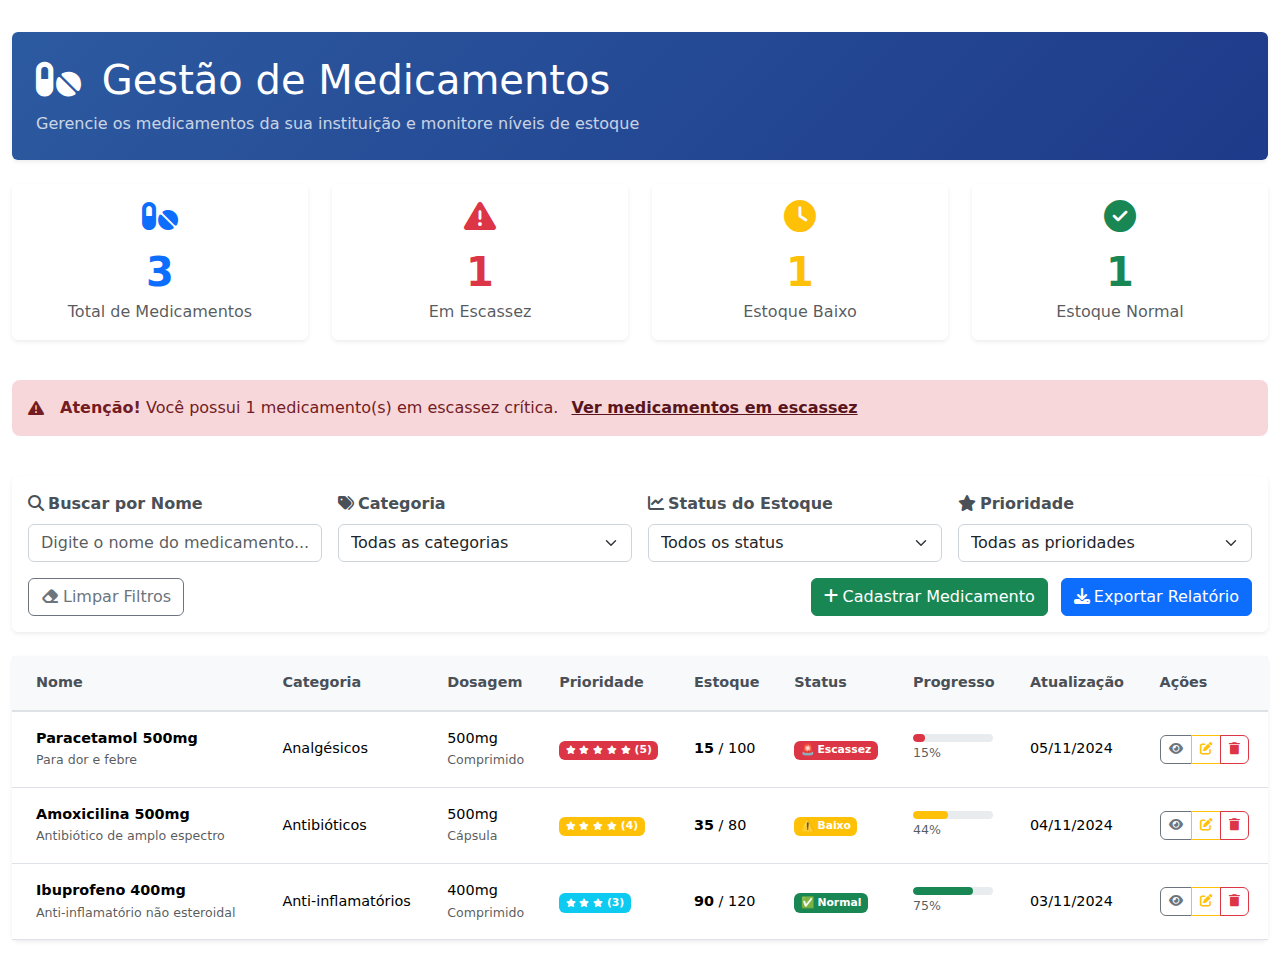
<file: src/MedShare/MedShare/MedShare/Views/Medicamentos/index.html>
<!DOCTYPE html>
<html lang="pt-BR">
<head>
    <meta charset="UTF-8">
    <meta name="viewport" content="width=device-width, initial-scale=1.0">
    <title>Gestão de Medicamentos - MedShare</title>
    
    <!-- Bootstrap CSS -->
    <link href="https://cdn.jsdelivr.net/npm/bootstrap@5.3.0/dist/css/bootstrap.min.css" rel="stylesheet">
    <!-- Font Awesome -->
    <link rel="stylesheet" href="https://cdnjs.cloudflare.com/ajax/libs/font-awesome/6.4.0/css/all.min.css">
    <!-- CSS Personalizado -->
    <link rel="stylesheet" href="medicamentos.css">
</head>
<body>
    <div class="container-fluid py-4">
        <!-- Header da Página -->
        <div class="row mb-4">
            <div class="col-12">
                <div class="card border-0 shadow-sm header-card">
                    <div class="card-body text-white p-4">
                        <h1 class="mb-2">
                            <i class="fas fa-pills me-2"></i>
                            Gestão de Medicamentos
                        </h1>
                        <p class="mb-0 opacity-75">Gerencie os medicamentos da sua instituição e monitore níveis de estoque</p>
                    </div>
                </div>
            </div>
        </div>

        <!-- Cards de Estatísticas -->
        <div class="row mb-4">
            <div class="col-lg-3 col-md-6 mb-3">
                <div class="card border-0 shadow-sm h-100">
                    <div class="card-body text-center">
                        <i class="fas fa-pills fa-2x text-primary mb-3"></i>
                        <h2 class="display-6 fw-bold text-primary mb-1" id="totalMedicamentos">24</h2>
                        <p class="text-muted mb-0">Total de Medicamentos</p>
                    </div>
                </div>
            </div>
            <div class="col-lg-3 col-md-6 mb-3">
                <div class="card border-0 shadow-sm h-100">
                    <div class="card-body text-center">
                        <i class="fas fa-exclamation-triangle fa-2x text-danger mb-3"></i>
                        <h2 class="display-6 fw-bold text-danger mb-1" id="medicamentosEscassez">3</h2>
                        <p class="text-muted mb-0">Em Escassez</p>
                    </div>
                </div>
            </div>
            <div class="col-lg-3 col-md-6 mb-3">
                <div class="card border-0 shadow-sm h-100">
                    <div class="card-body text-center">
                        <i class="fas fa-clock fa-2x text-warning mb-3"></i>
                        <h2 class="display-6 fw-bold text-warning mb-1" id="medicamentosEstoqueBaixo">5</h2>
                        <p class="text-muted mb-0">Estoque Baixo</p>
                    </div>
                </div>
            </div>
            <div class="col-lg-3 col-md-6 mb-3">
                <div class="card border-0 shadow-sm h-100">
                    <div class="card-body text-center">
                        <i class="fas fa-check-circle fa-2x text-success mb-3"></i>
                        <h2 class="display-6 fw-bold text-success mb-1" id="medicamentosNormais">16</h2>
                        <p class="text-muted mb-0">Estoque Normal</p>
                    </div>
                </div>
            </div>
        </div>

        <!-- Alertas de Escassez -->
        <div class="row mb-4" id="alertasEscassez">
            <div class="col-12">
                <div class="alert alert-danger d-flex align-items-center" role="alert">
                    <i class="fas fa-exclamation-triangle me-3"></i>
                    <div class="flex-grow-1">
                        <strong>Atenção!</strong> Você possui <span id="numeroEscassez">3</span> medicamento(s) em escassez crítica.
                        <a href="#" onclick="filtrarEscassez()" class="alert-link ms-2">Ver medicamentos em escassez</a>
                    </div>
                </div>
            </div>
        </div>

        <!-- Controles e Filtros -->
        <div class="row mb-4">
            <div class="col-12">
                <div class="card border-0 shadow-sm">
                    <div class="card-body">
                        <div class="row g-3 mb-3">
                            <div class="col-md-3">
                                <label for="filtroNome" class="form-label">
                                    <i class="fas fa-search me-1"></i>Buscar por Nome
                                </label>
                                <input type="text" class="form-control" id="filtroNome" placeholder="Digite o nome do medicamento...">
                            </div>
                            
                            <div class="col-md-3">
                                <label for="filtroCategoria" class="form-label">
                                    <i class="fas fa-tags me-1"></i>Categoria
                                </label>
                                <select id="filtroCategoria" class="form-select">
                                    <option value="">Todas as categorias</option>
                                    <option value="Antibióticos">Antibióticos</option>
                                    <option value="Analgésicos">Analgésicos</option>
                                    <option value="Anti-inflamatórios">Anti-inflamatórios</option>
                                    <option value="Cardiovasculares">Cardiovasculares</option>
                                    <option value="Diabetes">Diabetes</option>
                                    <option value="Respiratórios">Respiratórios</option>
                                    <option value="Outros">Outros</option>
                                </select>
                            </div>

                            <div class="col-md-3">
                                <label for="filtroStatus" class="form-label">
                                    <i class="fas fa-chart-line me-1"></i>Status do Estoque
                                </label>
                                <select id="filtroStatus" class="form-select">
                                    <option value="">Todos os status</option>
                                    <option value="escassez">Em Escassez</option>
                                    <option value="baixo">Estoque Baixo</option>
                                    <option value="normal">Estoque Normal</option>
                                </select>
                            </div>

                            <div class="col-md-3">
                                <label for="filtroPrioridade" class="form-label">
                                    <i class="fas fa-star me-1"></i>Prioridade
                                </label>
                                <select id="filtroPrioridade" class="form-select">
                                    <option value="">Todas as prioridades</option>
                                    <option value="5">Muito Alta (5)</option>
                                    <option value="4">Alta (4)</option>
                                    <option value="3">Média (3)</option>
                                    <option value="2">Baixa (2)</option>
                                    <option value="1">Muito Baixa (1)</option>
                                </select>
                            </div>
                        </div>

                        <div class="row">
                            <div class="col-md-6">
                                <button type="button" class="btn btn-outline-secondary me-2" onclick="limparFiltros()">
                                    <i class="fas fa-eraser me-1"></i>Limpar Filtros
                                </button>
                            </div>
                            <div class="col-md-6 text-end">
                                <a href="create.html" class="btn btn-success me-2">
                                    <i class="fas fa-plus me-1"></i>Cadastrar Medicamento
                                </a>
                                <button type="button" class="btn btn-primary" onclick="exportarRelatorio()">
                                    <i class="fas fa-download me-1"></i>Exportar Relatório
                                </button>
                            </div>
                        </div>
                    </div>
                </div>
            </div>
        </div>

        <!-- Tabela de Medicamentos -->
        <div class="row">
            <div class="col-12">
                <div class="card border-0 shadow-sm">
                    <div class="card-body p-0">
                        <div class="table-responsive">
                            <table class="table table-hover mb-0" id="tabelaMedicamentos">
                                <thead class="table-light">
                                    <tr>
                                        <th class="px-4 py-3">Nome</th>
                                        <th class="px-3 py-3">Categoria</th>
                                        <th class="px-3 py-3">Dosagem</th>
                                        <th class="px-3 py-3">Prioridade</th>
                                        <th class="px-3 py-3">Estoque</th>
                                        <th class="px-3 py-3">Status</th>
                                        <th class="px-3 py-3">Progresso</th>
                                        <th class="px-3 py-3">Atualização</th>
                                        <th class="px-3 py-3">Ações</th>
                                    </tr>
                                </thead>
                                <tbody>
                                    <!-- Medicamento 1 - Em Escassez -->
                                    <tr data-categoria="Analgésicos" data-status="escassez" data-prioridade="5" data-nome="paracetamol 500mg">
                                        <td class="px-4 py-3">
                                            <div>
                                                <strong>Paracetamol 500mg</strong>
                                                <br><small class="text-muted">Para dor e febre</small>
                                            </div>
                                        </td>
                                        <td class="px-3 py-3">Analgésicos</td>
                                        <td class="px-3 py-3">
                                            500mg
                                            <br><small class="text-muted">Comprimido</small>
                                        </td>
                                        <td class="px-3 py-3">
                                            <span class="badge bg-danger">
                                                <i class="fas fa-star"></i>
                                                <i class="fas fa-star"></i>
                                                <i class="fas fa-star"></i>
                                                <i class="fas fa-star"></i>
                                                <i class="fas fa-star"></i>
                                                (5)
                                            </span>
                                        </td>
                                        <td class="px-3 py-3">
                                            <strong>15</strong> / 100
                                        </td>
                                        <td class="px-3 py-3">
                                            <span class="badge bg-danger">
                                                🚨 Escassez
                                            </span>
                                        </td>
                                        <td class="px-3 py-3">
                                            <div class="progress" style="height: 8px; width: 80px;">
                                                <div class="progress-bar bg-danger" role="progressbar" style="width: 15%"></div>
                                            </div>
                                            <small class="text-muted">15%</small>
                                        </td>
                                        <td class="px-3 py-3">05/11/2024</td>
                                        <td class="px-3 py-3">
                                            <div class="btn-group btn-group-sm">
                                                <a href="details.html" class="btn btn-outline-secondary" title="Ver detalhes">
                                                    <i class="fas fa-eye"></i>
                                                </a>
                                                <a href="edit.html" class="btn btn-outline-warning" title="Editar">
                                                    <i class="fas fa-edit"></i>
                                                </a>
                                                <a href="delete.html" class="btn btn-outline-danger" title="Excluir">
                                                    <i class="fas fa-trash"></i>
                                                </a>
                                            </div>
                                        </td>
                                    </tr>

                                    <!-- Medicamento 2 - Estoque Baixo -->
                                    <tr data-categoria="Antibióticos" data-status="baixo" data-prioridade="4" data-nome="amoxicilina 500mg">
                                        <td class="px-4 py-3">
                                            <div>
                                                <strong>Amoxicilina 500mg</strong>
                                                <br><small class="text-muted">Antibiótico de amplo espectro</small>
                                            </div>
                                        </td>
                                        <td class="px-3 py-3">Antibióticos</td>
                                        <td class="px-3 py-3">
                                            500mg
                                            <br><small class="text-muted">Cápsula</small>
                                        </td>
                                        <td class="px-3 py-3">
                                            <span class="badge bg-warning">
                                                <i class="fas fa-star"></i>
                                                <i class="fas fa-star"></i>
                                                <i class="fas fa-star"></i>
                                                <i class="fas fa-star"></i>
                                                (4)
                                            </span>
                                        </td>
                                        <td class="px-3 py-3">
                                            <strong>35</strong> / 80
                                        </td>
                                        <td class="px-3 py-3">
                                            <span class="badge bg-warning">
                                                ⚠️ Baixo
                                            </span>
                                        </td>
                                        <td class="px-3 py-3">
                                            <div class="progress" style="height: 8px; width: 80px;">
                                                <div class="progress-bar bg-warning" role="progressbar" style="width: 44%"></div>
                                            </div>
                                            <small class="text-muted">44%</small>
                                        </td>
                                        <td class="px-3 py-3">04/11/2024</td>
                                        <td class="px-3 py-3">
                                            <div class="btn-group btn-group-sm">
                                                <a href="details.html" class="btn btn-outline-secondary" title="Ver detalhes">
                                                    <i class="fas fa-eye"></i>
                                                </a>
                                                <a href="edit.html" class="btn btn-outline-warning" title="Editar">
                                                    <i class="fas fa-edit"></i>
                                                </a>
                                                <a href="delete.html" class="btn btn-outline-danger" title="Excluir">
                                                    <i class="fas fa-trash"></i>
                                                </a>
                                            </div>
                                        </td>
                                    </tr>

                                    <!-- Medicamento 3 - Estoque Normal -->
                                    <tr data-categoria="Anti-inflamatórios" data-status="normal" data-prioridade="3" data-nome="ibuprofeno 400mg">
                                        <td class="px-4 py-3">
                                            <div>
                                                <strong>Ibuprofeno 400mg</strong>
                                                <br><small class="text-muted">Anti-inflamatório não esteroidal</small>
                                            </div>
                                        </td>
                                        <td class="px-3 py-3">Anti-inflamatórios</td>
                                        <td class="px-3 py-3">
                                            400mg
                                            <br><small class="text-muted">Comprimido</small>
                                        </td>
                                        <td class="px-3 py-3">
                                            <span class="badge bg-info">
                                                <i class="fas fa-star"></i>
                                                <i class="fas fa-star"></i>
                                                <i class="fas fa-star"></i>
                                                (3)
                                            </span>
                                        </td>
                                        <td class="px-3 py-3">
                                            <strong>90</strong> / 120
                                        </td>
                                        <td class="px-3 py-3">
                                            <span class="badge bg-success">
                                                ✅ Normal
                                            </span>
                                        </td>
                                        <td class="px-3 py-3">
                                            <div class="progress" style="height: 8px; width: 80px;">
                                                <div class="progress-bar bg-success" role="progressbar" style="width: 75%"></div>
                                            </div>
                                            <small class="text-muted">75%</small>
                                        </td>
                                        <td class="px-3 py-3">03/11/2024</td>
                                        <td class="px-3 py-3">
                                            <div class="btn-group btn-group-sm">
                                                <a href="details.html" class="btn btn-outline-secondary" title="Ver detalhes">
                                                    <i class="fas fa-eye"></i>
                                                </a>
                                                <a href="edit.html" class="btn btn-outline-warning" title="Editar">
                                                    <i class="fas fa-edit"></i>
                                                </a>
                                                <a href="delete.html" class="btn btn-outline-danger" title="Excluir">
                                                    <i class="fas fa-trash"></i>
                                                </a>
                                            </div>
                                        </td>
                                    </tr>
                                </tbody>
                            </table>
                        </div>
                    </div>
                </div>
            </div>
        </div>
    </div>

    <!-- Bootstrap JS -->
    <script src="https://cdn.jsdelivr.net/npm/bootstrap@5.3.0/dist/js/bootstrap.bundle.min.js"></script>
    
    <!-- Scripts Personalizados -->
    <script src="medicamentos.js"></script>
</body>
</html>
</file>
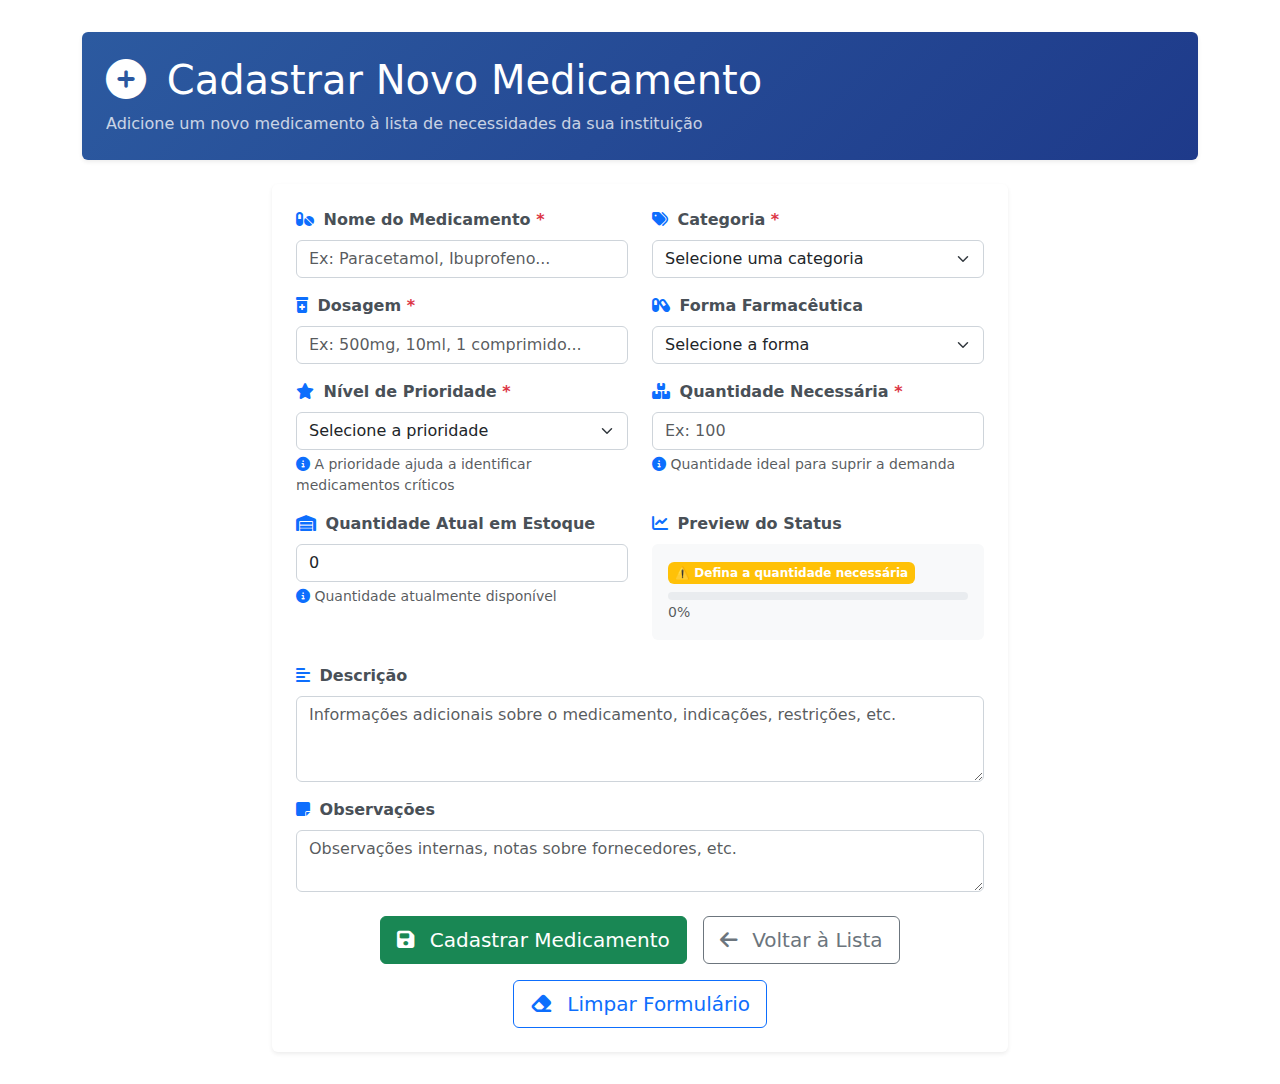
<file: src/MedShare/MedShare/MedShare/Views/Medicamentos/create.html>
<!DOCTYPE html>
<html lang="pt-BR">
<head>
    <meta charset="UTF-8">
    <meta name="viewport" content="width=device-width, initial-scale=1.0">
    <title>Cadastrar Medicamento - MedShare</title>
    
    <!-- Bootstrap CSS -->
    <link href="https://cdn.jsdelivr.net/npm/bootstrap@5.3.0/dist/css/bootstrap.min.css" rel="stylesheet">
    <!-- Font Awesome -->
    <link rel="stylesheet" href="https://cdnjs.cloudflare.com/ajax/libs/font-awesome/6.4.0/css/all.min.css">
    <!-- CSS Personalizado -->
    <link rel="stylesheet" href="medicamentos.css">
</head>
<body>
    <div class="container py-4">
        <!-- Header da Página -->
        <div class="row mb-4">
            <div class="col-12">
                <div class="card border-0 shadow-sm header-card">
                    <div class="card-body text-white p-4">
                        <h1 class="mb-2">
                            <i class="fas fa-plus-circle me-2"></i>
                            Cadastrar Novo Medicamento
                        </h1>
                        <p class="mb-0 opacity-75">Adicione um novo medicamento à lista de necessidades da sua instituição</p>
                    </div>
                </div>
            </div>
        </div>

        <!-- Formulário de Cadastro -->
        <div class="row justify-content-center">
            <div class="col-lg-8">
                <div class="card border-0 shadow-sm">
                    <div class="card-body p-4">
                        <form id="formCadastro" novalidate>
                            <!-- Linha 1: Nome e Categoria -->
                            <div class="row mb-3">
                                <div class="col-md-6">
                                    <label for="nome" class="form-label">
                                        <i class="fas fa-pills text-primary me-1"></i>
                                        Nome do Medicamento <span class="text-danger">*</span>
                                    </label>
                                    <input type="text" class="form-control" id="nome" name="nome" required 
                                           placeholder="Ex: Paracetamol, Ibuprofeno...">
                                    <div class="invalid-feedback">
                                        Por favor, informe o nome do medicamento.
                                    </div>
                                </div>
                                
                                <div class="col-md-6">
                                    <label for="categoria" class="form-label">
                                        <i class="fas fa-tags text-primary me-1"></i>
                                        Categoria <span class="text-danger">*</span>
                                    </label>
                                    <select class="form-select" id="categoria" name="categoria" required>
                                        <option value="">Selecione uma categoria</option>
                                        <option value="Antibióticos">Antibióticos</option>
                                        <option value="Analgésicos">Analgésicos</option>
                                        <option value="Anti-inflamatórios">Anti-inflamatórios</option>
                                        <option value="Cardiovasculares">Cardiovasculares</option>
                                        <option value="Diabetes">Diabetes</option>
                                        <option value="Respiratórios">Respiratórios</option>
                                        <option value="Neurológicos">Neurológicos</option>
                                        <option value="Gastrointestinais">Gastrointestinais</option>
                                        <option value="Vitaminas e Minerais">Vitaminas e Minerais</option>
                                        <option value="Outros">Outros</option>
                                    </select>
                                    <div class="invalid-feedback">
                                        Por favor, selecione uma categoria.
                                    </div>
                                </div>
                            </div>

                            <!-- Linha 2: Dosagem e Forma Farmacêutica -->
                            <div class="row mb-3">
                                <div class="col-md-6">
                                    <label for="dosagem" class="form-label">
                                        <i class="fas fa-prescription-bottle-alt text-primary me-1"></i>
                                        Dosagem <span class="text-danger">*</span>
                                    </label>
                                    <input type="text" class="form-control" id="dosagem" name="dosagem" required 
                                           placeholder="Ex: 500mg, 10ml, 1 comprimido...">
                                    <div class="invalid-feedback">
                                        Por favor, informe a dosagem.
                                    </div>
                                </div>
                                
                                <div class="col-md-6">
                                    <label for="formaFarmaceutica" class="form-label">
                                        <i class="fas fa-capsules text-primary me-1"></i>
                                        Forma Farmacêutica
                                    </label>
                                    <select class="form-select" id="formaFarmaceutica" name="formaFarmaceutica">
                                        <option value="">Selecione a forma</option>
                                        <option value="Comprimido">Comprimido</option>
                                        <option value="Cápsula">Cápsula</option>
                                        <option value="Xarope">Xarope</option>
                                        <option value="Solução">Solução</option>
                                        <option value="Suspensão">Suspensão</option>
                                        <option value="Injeção">Injeção</option>
                                        <option value="Pomada">Pomada</option>
                                        <option value="Gel">Gel</option>
                                        <option value="Creme">Creme</option>
                                        <option value="Gotas">Gotas</option>
                                        <option value="Spray">Spray</option>
                                        <option value="Adesivo">Adesivo</option>
                                        <option value="Outros">Outros</option>
                                    </select>
                                </div>
                            </div>

                            <!-- Linha 3: Prioridade e Quantidades -->
                            <div class="row mb-3">
                                <div class="col-md-6">
                                    <label for="prioridade" class="form-label">
                                        <i class="fas fa-star text-primary me-1"></i>
                                        Nível de Prioridade <span class="text-danger">*</span>
                                    </label>
                                    <select class="form-select" id="prioridade" name="prioridade" required>
                                        <option value="">Selecione a prioridade</option>
                                        <option value="5">5 - Muito Alta (Medicamento essencial/vida)</option>
                                        <option value="4">4 - Alta (Importante para tratamento)</option>
                                        <option value="3">3 - Média (Necessário regularmente)</option>
                                        <option value="2">2 - Baixa (Uso eventual)</option>
                                        <option value="1">1 - Muito Baixa (Reserva/opcional)</option>
                                    </select>
                                    <div class="invalid-feedback">
                                        Por favor, selecione o nível de prioridade.
                                    </div>
                                    <div class="form-text">
                                        <i class="fas fa-info-circle text-primary"></i>
                                        A prioridade ajuda a identificar medicamentos críticos
                                    </div>
                                </div>
                                
                                <div class="col-md-6">
                                    <label for="quantidadeNecessaria" class="form-label">
                                        <i class="fas fa-boxes text-primary me-1"></i>
                                        Quantidade Necessária <span class="text-danger">*</span>
                                    </label>
                                    <input type="number" class="form-control" id="quantidadeNecessaria" 
                                           name="quantidadeNecessaria" min="1" required placeholder="Ex: 100">
                                    <div class="invalid-feedback">
                                        Por favor, informe uma quantidade válida (maior que 0).
                                    </div>
                                    <div class="form-text">
                                        <i class="fas fa-info-circle text-primary"></i>
                                        Quantidade ideal para suprir a demanda
                                    </div>
                                </div>
                            </div>

                            <!-- Linha 4: Estoque Atual e Preview -->
                            <div class="row mb-4">
                                <div class="col-md-6">
                                    <label for="quantidadeAtual" class="form-label">
                                        <i class="fas fa-warehouse text-primary me-1"></i>
                                        Quantidade Atual em Estoque
                                    </label>
                                    <input type="number" class="form-control" id="quantidadeAtual" 
                                           name="quantidadeAtual" min="0" value="0" placeholder="Ex: 25">
                                    <div class="form-text">
                                        <i class="fas fa-info-circle text-primary"></i>
                                        Quantidade atualmente disponível
                                    </div>
                                </div>
                                
                                <!-- Preview do Status -->
                                <div class="col-md-6">
                                    <label class="form-label">
                                        <i class="fas fa-chart-line text-primary me-1"></i>
                                        Preview do Status
                                    </label>
                                    <div class="card bg-light border-0">
                                        <div class="card-body p-3">
                                            <span id="statusBadge" class="badge bg-secondary">
                                                ⏳ Aguardando dados
                                            </span>
                                            <div class="mt-2">
                                                <div class="progress" style="height: 8px;">
                                                    <div id="statusProgress" class="progress-bar" 
                                                         role="progressbar" style="width: 0%"></div>
                                                </div>
                                                <small class="text-muted" id="statusPercentual">0%</small>
                                            </div>
                                        </div>
                                    </div>
                                </div>
                            </div>

                            <!-- Descrição -->
                            <div class="row mb-3">
                                <div class="col-12">
                                    <label for="descricao" class="form-label">
                                        <i class="fas fa-align-left text-primary me-1"></i>
                                        Descrição
                                    </label>
                                    <textarea class="form-control" id="descricao" name="descricao" rows="3" 
                                              placeholder="Informações adicionais sobre o medicamento, indicações, restrições, etc."></textarea>
                                </div>
                            </div>

                            <!-- Observações -->
                            <div class="row mb-4">
                                <div class="col-12">
                                    <label for="observacoes" class="form-label">
                                        <i class="fas fa-sticky-note text-primary me-1"></i>
                                        Observações
                                    </label>
                                    <textarea class="form-control" id="observacoes" name="observacoes" rows="2" 
                                              placeholder="Observações internas, notas sobre fornecedores, etc."></textarea>
                                </div>
                            </div>

                            <!-- Botões de Ação -->
                            <div class="d-flex justify-content-center gap-3 flex-wrap">
                                <button type="submit" class="btn btn-success btn-lg">
                                    <i class="fas fa-save me-2"></i>
                                    Cadastrar Medicamento
                                </button>
                                
                                <a href="index.html" class="btn btn-outline-secondary btn-lg">
                                    <i class="fas fa-arrow-left me-2"></i>
                                    Voltar à Lista
                                </a>
                                
                                <button type="reset" class="btn btn-outline-primary btn-lg">
                                    <i class="fas fa-eraser me-2"></i>
                                    Limpar Formulário
                                </button>
                            </div>
                        </form>
                    </div>
                </div>
            </div>
        </div>
    </div>

    <!-- Bootstrap JS -->
    <script src="https://cdn.jsdelivr.net/npm/bootstrap@5.3.0/dist/js/bootstrap.bundle.min.js"></script>
    
    <!-- Scripts Personalizados -->
    <script src="create.js"></script>
</body>
</html>
</file>
<file: src/MedShare/MedShare/MedShare/Views/Medicamentos/medicamentos.css>
/* ================================================
   CSS PERSONALIZADO PARA MEDICAMENTOS - BOOTSTRAP
   ================================================ */

/* Header personalizado */
.header-card {
    background: linear-gradient(135deg, #2c5aa0 0%, #1e3a8a 100%) !important;
}

/* Cards de estatísticas */
.card {
    transition: transform 0.2s ease-in-out, box-shadow 0.2s ease-in-out;
}

.card:hover {
    transform: translateY(-2px);
    box-shadow: 0 4px 15px rgba(0, 0, 0, 0.1) !important;
}

/* Badges de prioridade personalizados */
.badge {
    font-size: 0.75em;
    padding: 0.4em 0.6em;
}

.badge i {
    font-size: 0.8em;
}

/* Progress bars personalizadas */
.progress {
    border-radius: 10px;
    background-color: #e9ecef;
}

.progress-bar {
    border-radius: 10px;
}

/* Tabela personalizada */
.table-hover tbody tr:hover {
    background-color: rgba(44, 90, 160, 0.05);
}

.table thead th {
    font-weight: 600;
    color: #495057;
    border-bottom: 2px solid #dee2e6;
    font-size: 0.9rem;
}

.table td {
    vertical-align: middle;
    font-size: 0.9rem;
}

/* Botões personalizados */
.btn {
    border-radius: 6px;
    font-weight: 500;
    transition: all 0.2s ease-in-out;
}

.btn:hover {
    transform: translateY(-1px);
}

.btn-group-sm .btn {
    padding: 0.25rem 0.5rem;
    font-size: 0.775rem;
}

/* Alertas */
.alert {
    border-radius: 8px;
    border: none;
}

.alert-danger {
    background-color: #f8d7da;
    color: #721c24;
}

/* Formulários */
.form-control, .form-select {
    border-radius: 6px;
    border: 1px solid #ced4da;
    transition: border-color 0.15s ease-in-out, box-shadow 0.15s ease-in-out;
}

.form-control:focus, .form-select:focus {
    border-color: #2c5aa0;
    box-shadow: 0 0 0 0.2rem rgba(44, 90, 160, 0.25);
}

.form-label {
    font-weight: 600;
    color: #495057;
    margin-bottom: 0.5rem;
}

/* Responsividade melhorada */
@media (max-width: 768px) {
    .display-6 {
        font-size: 1.75rem;
    }
    
    .btn-group {
        flex-direction: column;
    }
    
    .btn-group .btn {
        border-radius: 0.375rem !important;
        margin-bottom: 0.25rem;
    }
    
    .table-responsive {
        font-size: 0.85rem;
    }
}

/* Estados específicos para medicamentos */
.status-escassez {
    background-color: #f8d7da !important;
    color: #721c24 !important;
}

.status-baixo {
    background-color: #fff3cd !important;
    color: #856404 !important;
}

.status-normal {
    background-color: #d1e7dd !important;
    color: #0f5132 !important;
}

/* Animações suaves */
@keyframes fadeIn {
    from { opacity: 0; transform: translateY(10px); }
    to { opacity: 1; transform: translateY(0); }
}

.card, .alert, .table-responsive {
    animation: fadeIn 0.5s ease-out;
}

/* Melhorias para acessibilidade */
.btn:focus,
.form-control:focus,
.form-select:focus {
    outline: none;
}

/* Loading states */
.loading {
    opacity: 0.6;
    pointer-events: none;
}

.loading::after {
    content: "";
    position: absolute;
    top: 50%;
    left: 50%;
    width: 20px;
    height: 20px;
    margin: -10px 0 0 -10px;
    border: 2px solid #f3f3f3;
    border-top: 2px solid #2c5aa0;
    border-radius: 50%;
    animation: spin 1s linear infinite;
}

@keyframes spin {
    0% { transform: rotate(0deg); }
    100% { transform: rotate(360deg); }
}

/* Melhorias específicas para a tabela */
.table th:first-child,
.table td:first-child {
    padding-left: 1.5rem;
}

.table th:last-child,
.table td:last-child {
    padding-right: 1.5rem;
}

/* Cores personalizadas para prioridades */
.prioridade-5 { color: #dc3545; }
.prioridade-4 { color: #fd7e14; }
.prioridade-3 { color: #198754; }
.prioridade-2 { color: #0dcaf0; }
.prioridade-1 { color: #6c757d; }

/* Tooltips personalizados */
[data-bs-toggle="tooltip"] {
    cursor: help;
}

/* Espaçamento melhorado */
.py-4 {
    padding-top: 2rem !important;
    padding-bottom: 2rem !important;
}
</file>
